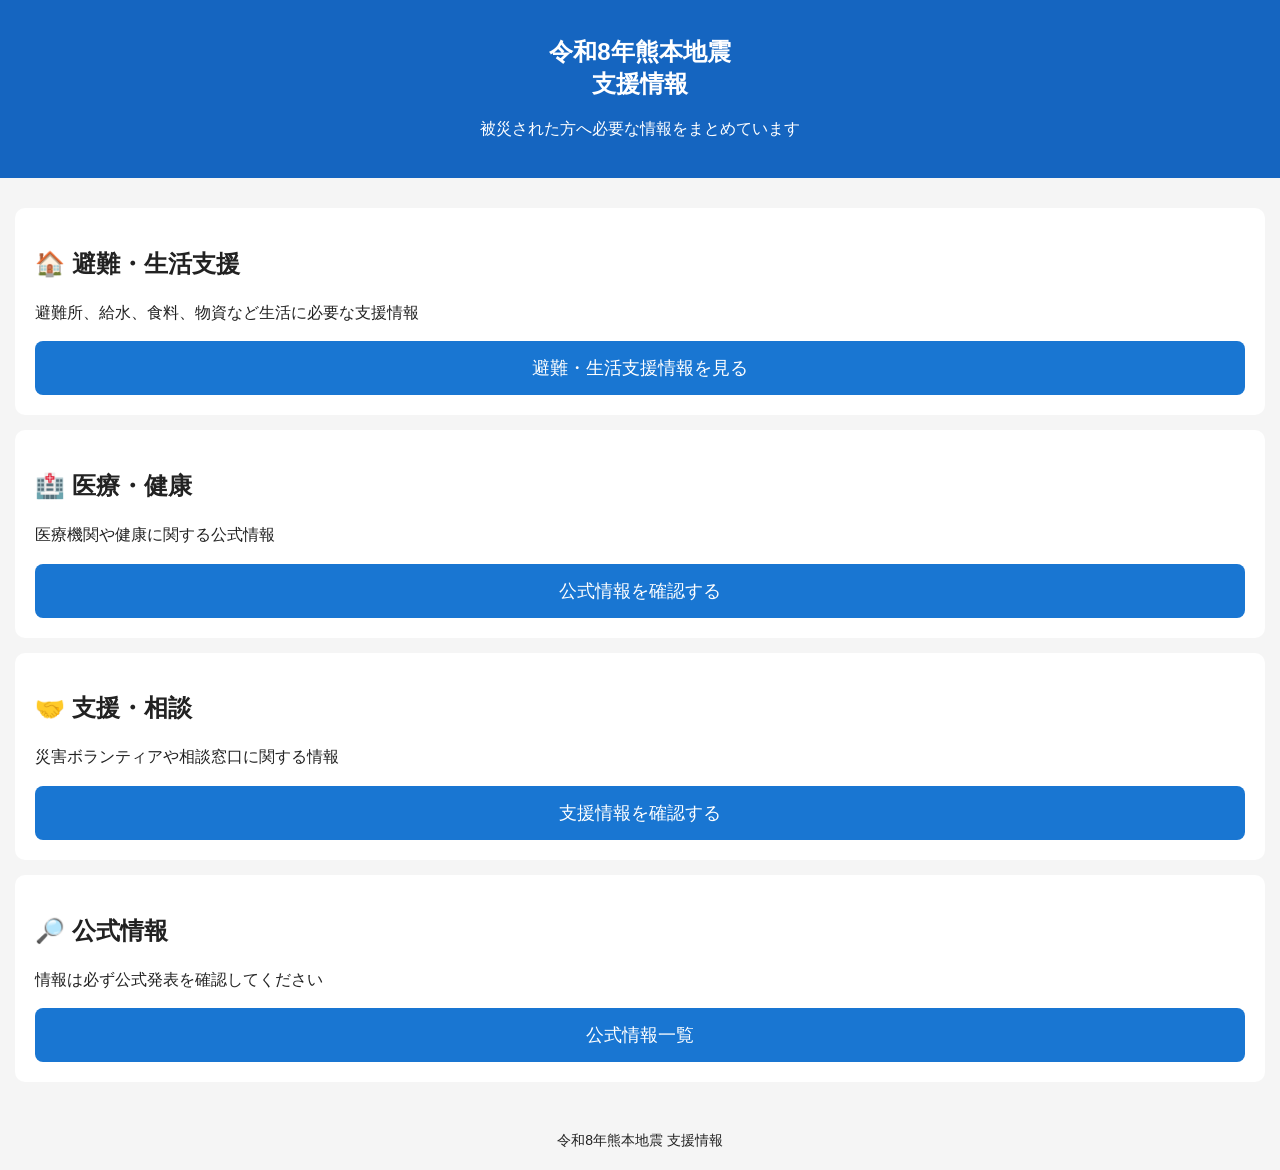
<file: index.html>
<!DOCTYPE html>
<html lang="ja">

<head>
<meta charset="UTF-8">
<meta name="viewport" content="width=device-width, initial-scale=1.0">

<title>令和8年熊本地震 支援情報</title>

<style>

body {
font-family: sans-serif;
margin:0;
background:#f5f5f5;
color:#222;
}

header {
background:#1565c0;
color:white;
padding:20px;
text-align:center;
}

h1 {
font-size:24px;
}

.container {
padding:15px;
}

.card {
background:white;
padding:20px;
margin:15px 0;
border-radius:10px;
}

.button {
display:block;
background:#1976d2;
color:white;
padding:15px;
margin-top:10px;
text-align:center;
border-radius:8px;
text-decoration:none;
font-size:18px;
}

p {
line-height:1.6;
}

footer {
text-align:center;
padding:20px;
font-size:14px;
}

</style>

</head>


<body>


<header>

<h1>
令和8年熊本地震<br>
支援情報
</h1>

<p>
被災された方へ必要な情報をまとめています
</p>

</header>


<div class="container">


<div class="card">

<h2>🏠 避難・生活支援</h2>

<p>
避難所、給水、食料、物資など生活に必要な支援情報
</p>

<a class="button" href="support.html">
避難・生活支援情報を見る
</a>

</div>



<div class="card">

<h2>🏥 医療・健康</h2>

<p>
医療機関や健康に関する公式情報
</p>

<a class="button" href="official.html">
公式情報を確認する
</a>

</div>



<div class="card">

<h2>🤝 支援・相談</h2>

<p>
災害ボランティアや相談窓口に関する情報
</p>

<a class="button" href="official.html">
支援情報を確認する
</a>

</div>



<div class="card">

<h2>🔎 公式情報</h2>

<p>
情報は必ず公式発表を確認してください
</p>

<a class="button" href="official.html">
公式情報一覧
</a>

</div>


</div>


<footer>

令和8年熊本地震 支援情報

</footer>


</body>

</html>
</file>
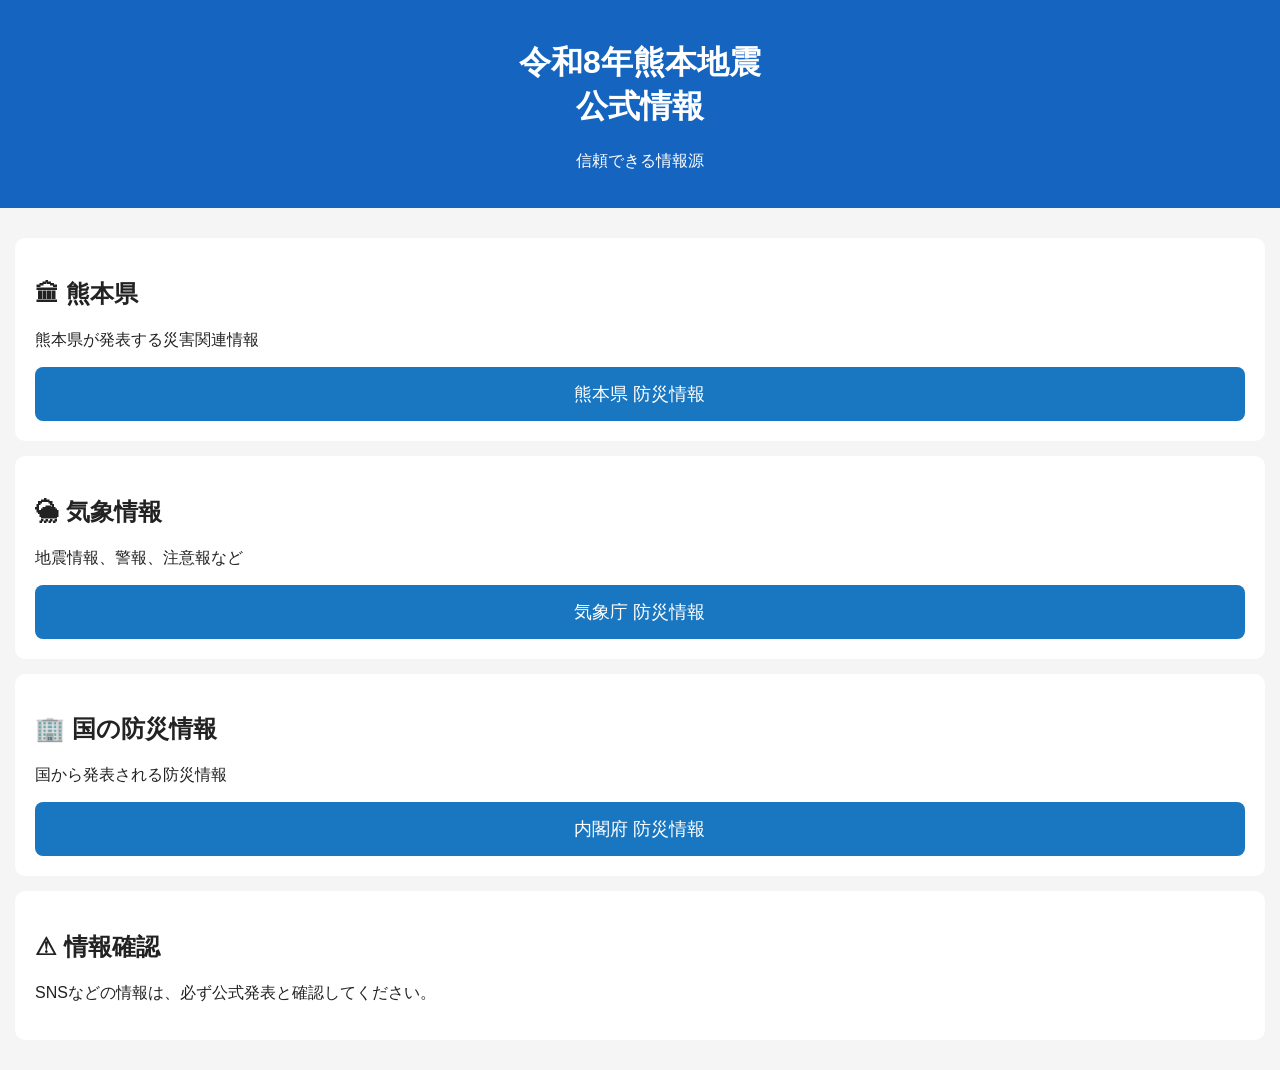
<file: official.html>
<!DOCTYPE html>
<html lang="ja">

<head>

<meta charset="UTF-8">
<meta name="viewport" content="width=device-width, initial-scale=1.0">

<title>令和8年熊本地震 公式情報</title>

<style>

body {
font-family:sans-serif;
margin:0;
background:#f5f5f5;
color:#222;
}

header {
background:#1565c0;
color:white;
padding:20px;
text-align:center;
}

.container {
padding:15px;
}

.card {
background:white;
padding:20px;
margin:15px 0;
border-radius:10px;
}

.button {
display:block;
background:#1976c0;
color:white;
padding:15px;
margin-top:10px;
text-align:center;
border-radius:8px;
text-decoration:none;
font-size:18px;
}

</style>

</head>


<body>


<header>

<h1>
令和8年熊本地震<br>
公式情報
</h1>

<p>
信頼できる情報源
</p>

</header>


<div class="container">


<div class="card">

<h2>🏛 熊本県</h2>

<p>
熊本県が発表する災害関連情報
</p>

<a class="button" href="https://www.pref.kumamoto.jp/life/1/">
熊本県 防災情報
</a>

</div>



<div class="card">

<h2>🌦 気象情報</h2>

<p>
地震情報、警報、注意報など
</p>

<a class="button" href="https://www.jma.go.jp/bosai/">
気象庁 防災情報
</a>

</div>



<div class="card">

<h2>🏢 国の防災情報</h2>

<p>
国から発表される防災情報
</p>

<a class="button" href="https://www.bousai.go.jp/">
内閣府 防災情報
</a>

</div>



<div class="card">

<h2>⚠ 情報確認</h2>

<p>
SNSなどの情報は、必ず公式発表と確認してください。
</p>

</div>


</div>


</body>

</html>
</file>
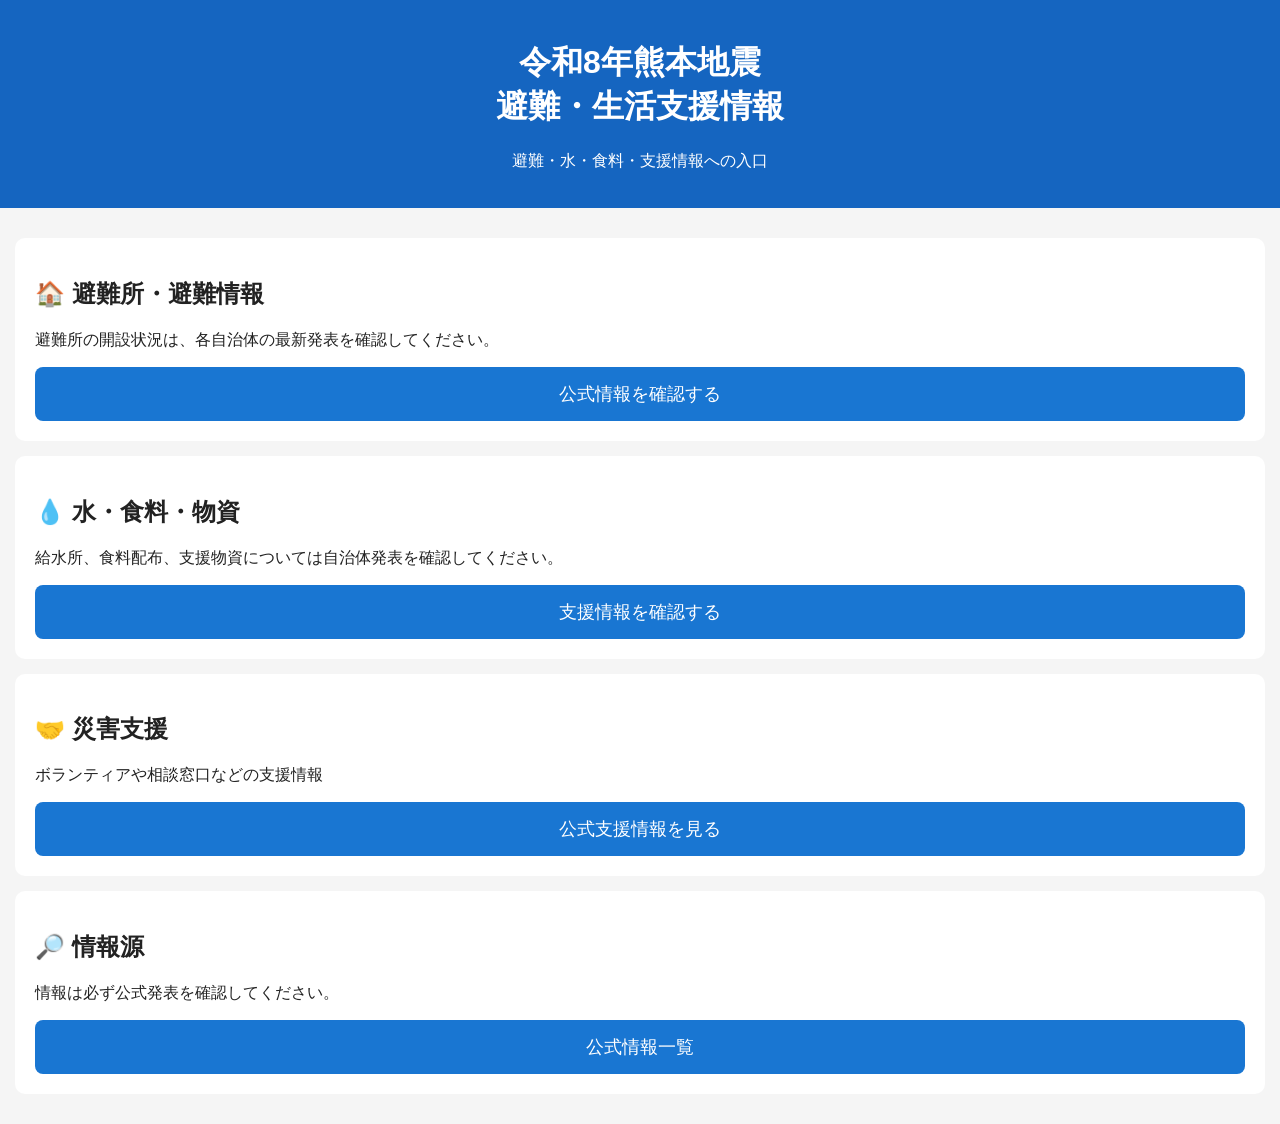
<file: support.html>
<!DOCTYPE html>
<html lang="ja">

<head>

<meta charset="UTF-8">
<meta name="viewport" content="width=device-width, initial-scale=1.0">

<title>令和8年熊本地震 避難・生活支援情報</title>

<style>

body {
font-family:sans-serif;
margin:0;
background:#f5f5f5;
color:#222;
}

header {
background:#1565c0;
color:white;
padding:20px;
text-align:center;
}

.container {
padding:15px;
}

.card {
background:white;
padding:20px;
margin:15px 0;
border-radius:10px;
}

.button {
display:block;
background:#1976d2;
color:white;
padding:15px;
margin-top:10px;
text-align:center;
border-radius:8px;
text-decoration:none;
font-size:18px;
}

</style>

</head>


<body>


<header>

<h1>
令和8年熊本地震<br>
避難・生活支援情報
</h1>

<p>
避難・水・食料・支援情報への入口
</p>

</header>


<div class="container">


<div class="card">

<h2>🏠 避難所・避難情報</h2>

<p>
避難所の開設状況は、各自治体の最新発表を確認してください。
</p>

<a class="button" href="official.html">
公式情報を確認する
</a>

</div>



<div class="card">

<h2>💧 水・食料・物資</h2>

<p>
給水所、食料配布、支援物資については自治体発表を確認してください。
</p>

<a class="button" href="official.html">
支援情報を確認する
</a>

</div>



<div class="card">

<h2>🤝 災害支援</h2>

<p>
ボランティアや相談窓口などの支援情報
</p>

<a class="button" href="official.html">
公式支援情報を見る
</a>

</div>



<div class="card">

<h2>🔎 情報源</h2>

<p>
情報は必ず公式発表を確認してください。
</p>

<a class="button" href="official.html">
公式情報一覧
</a>

</div>


</div>


</body>

</html>
</file>
